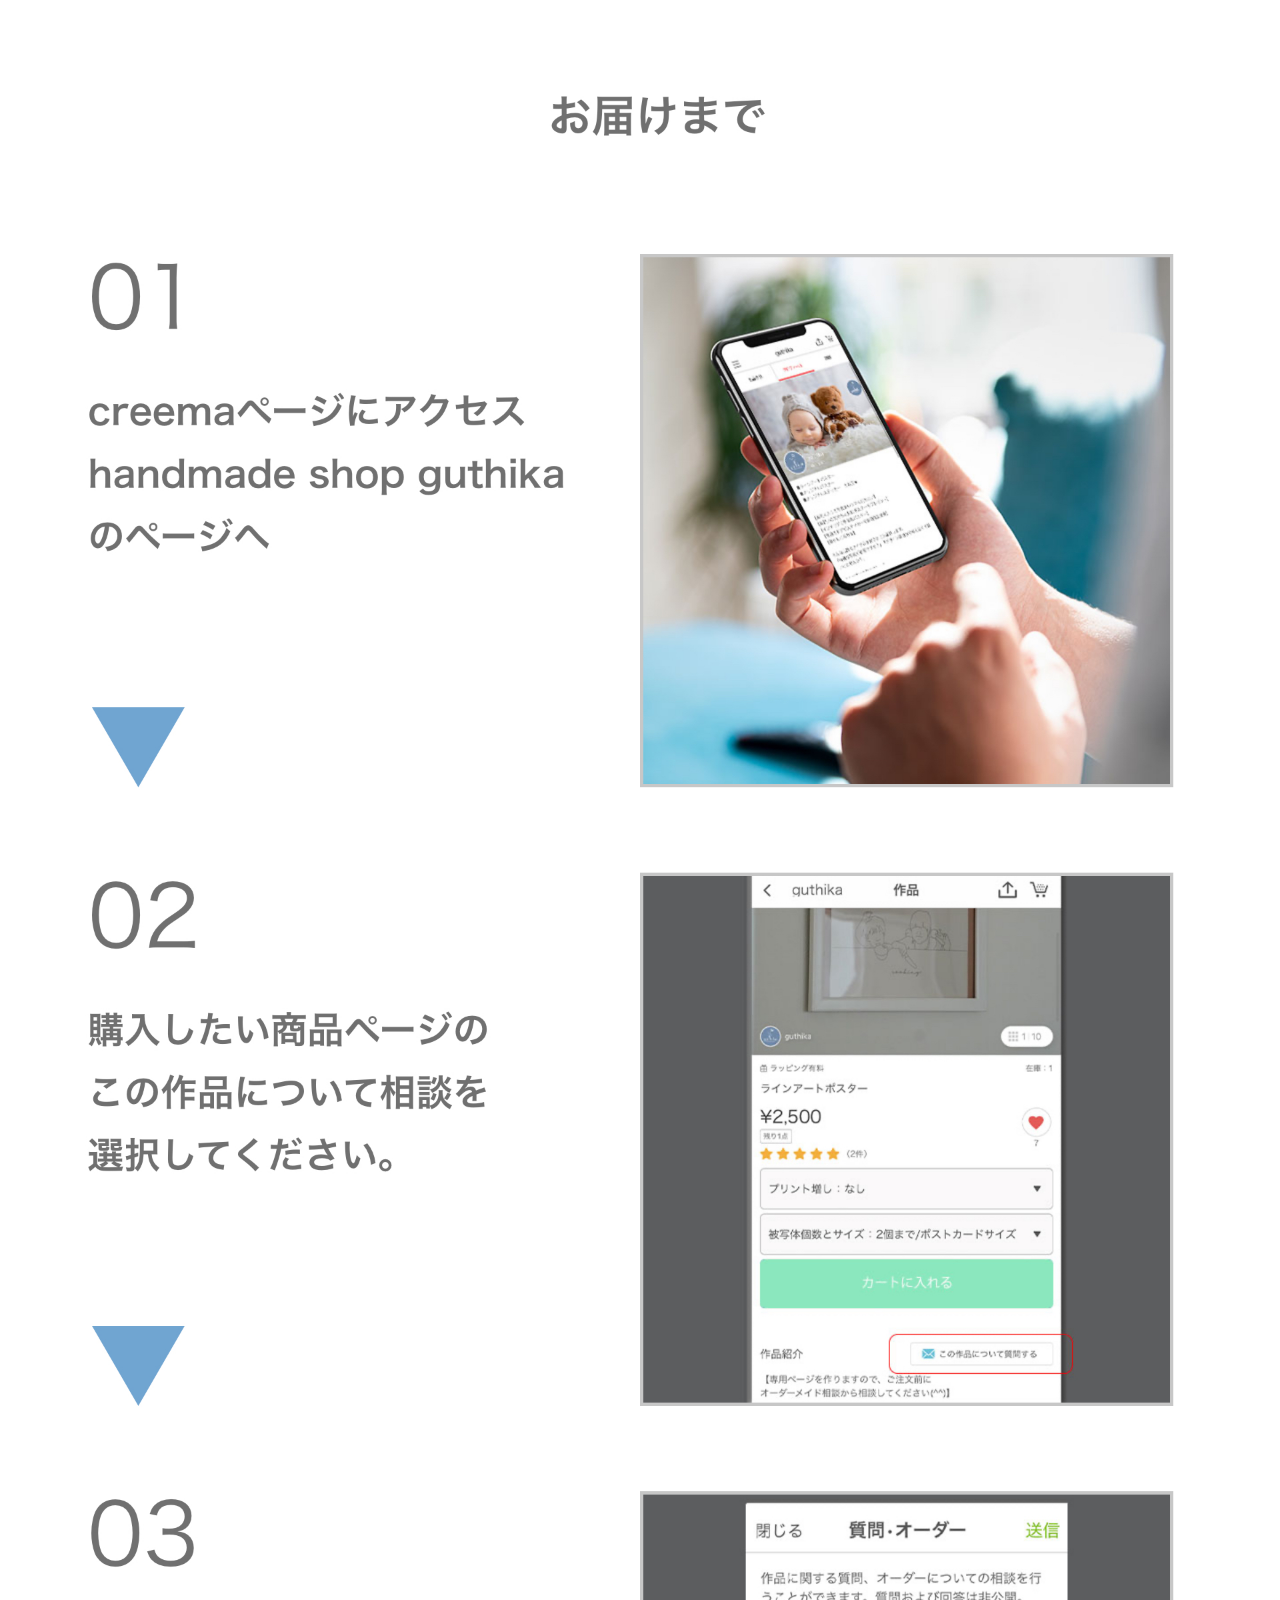
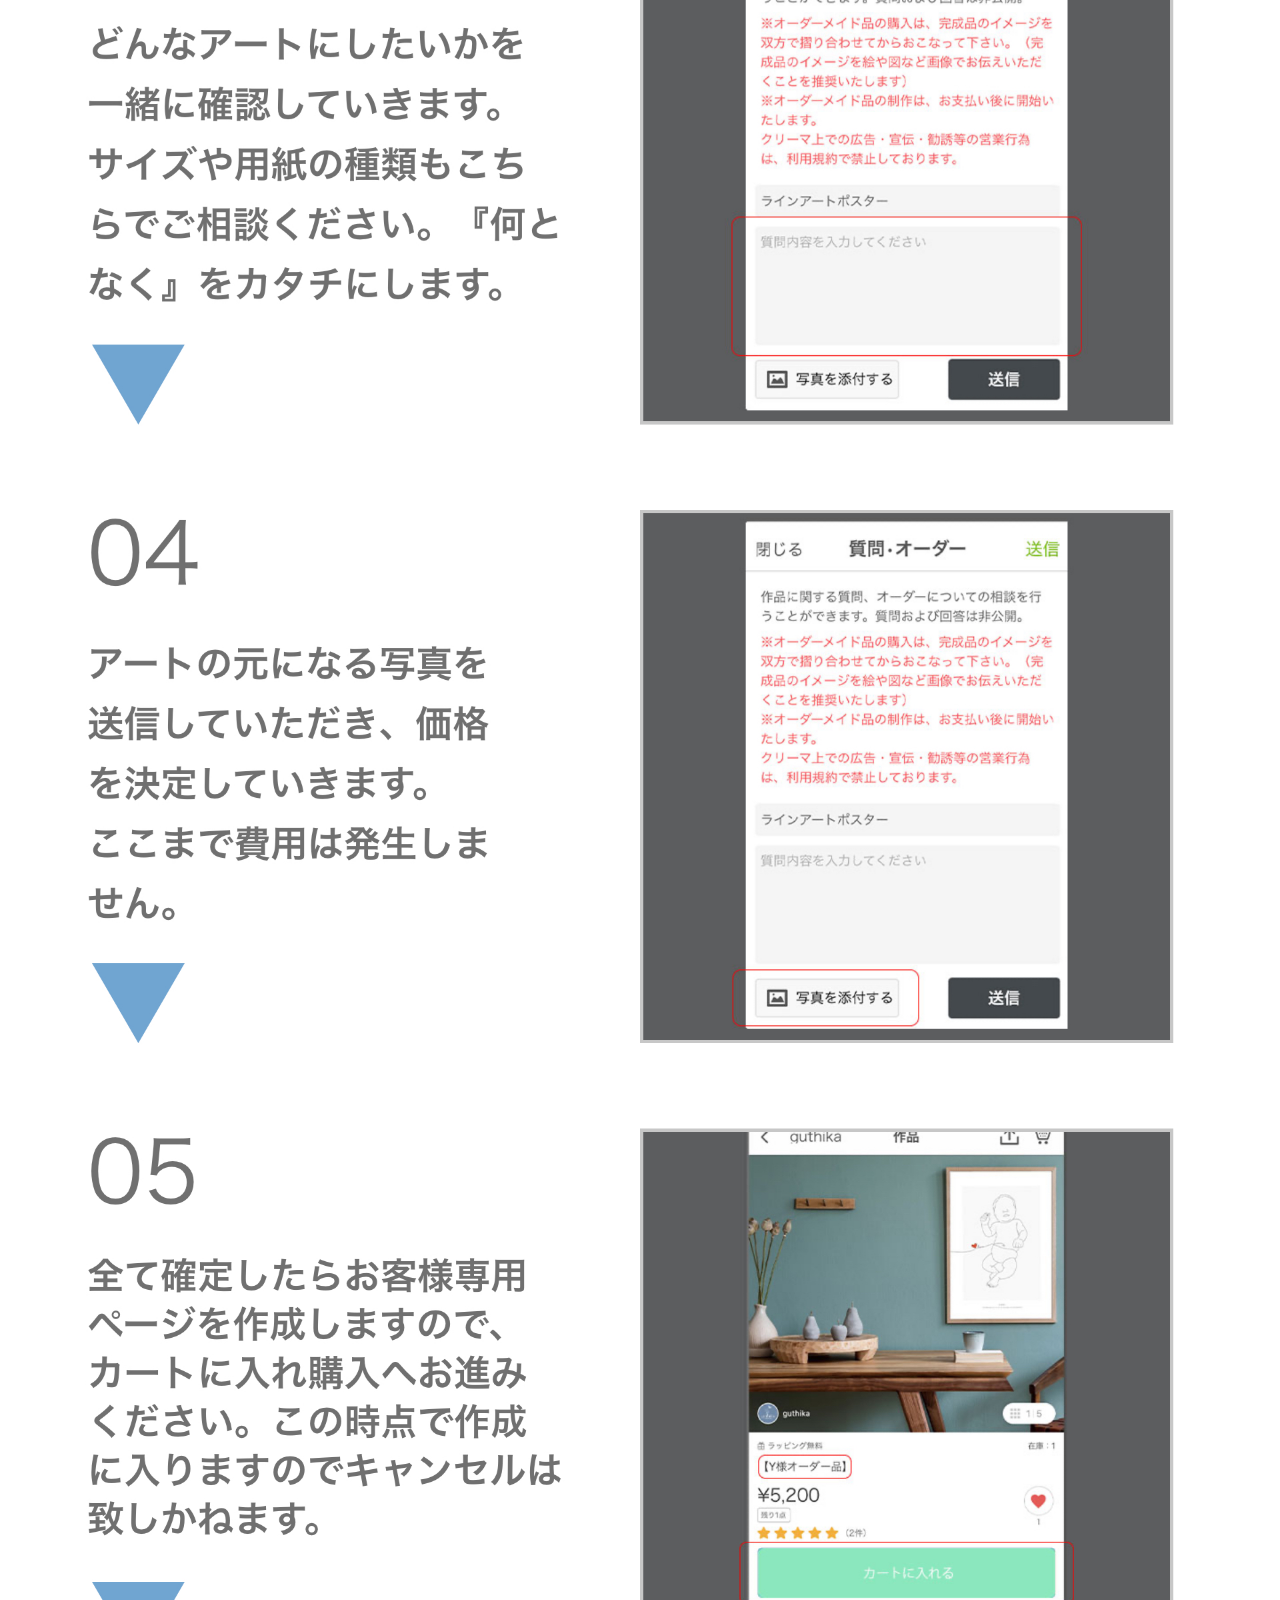
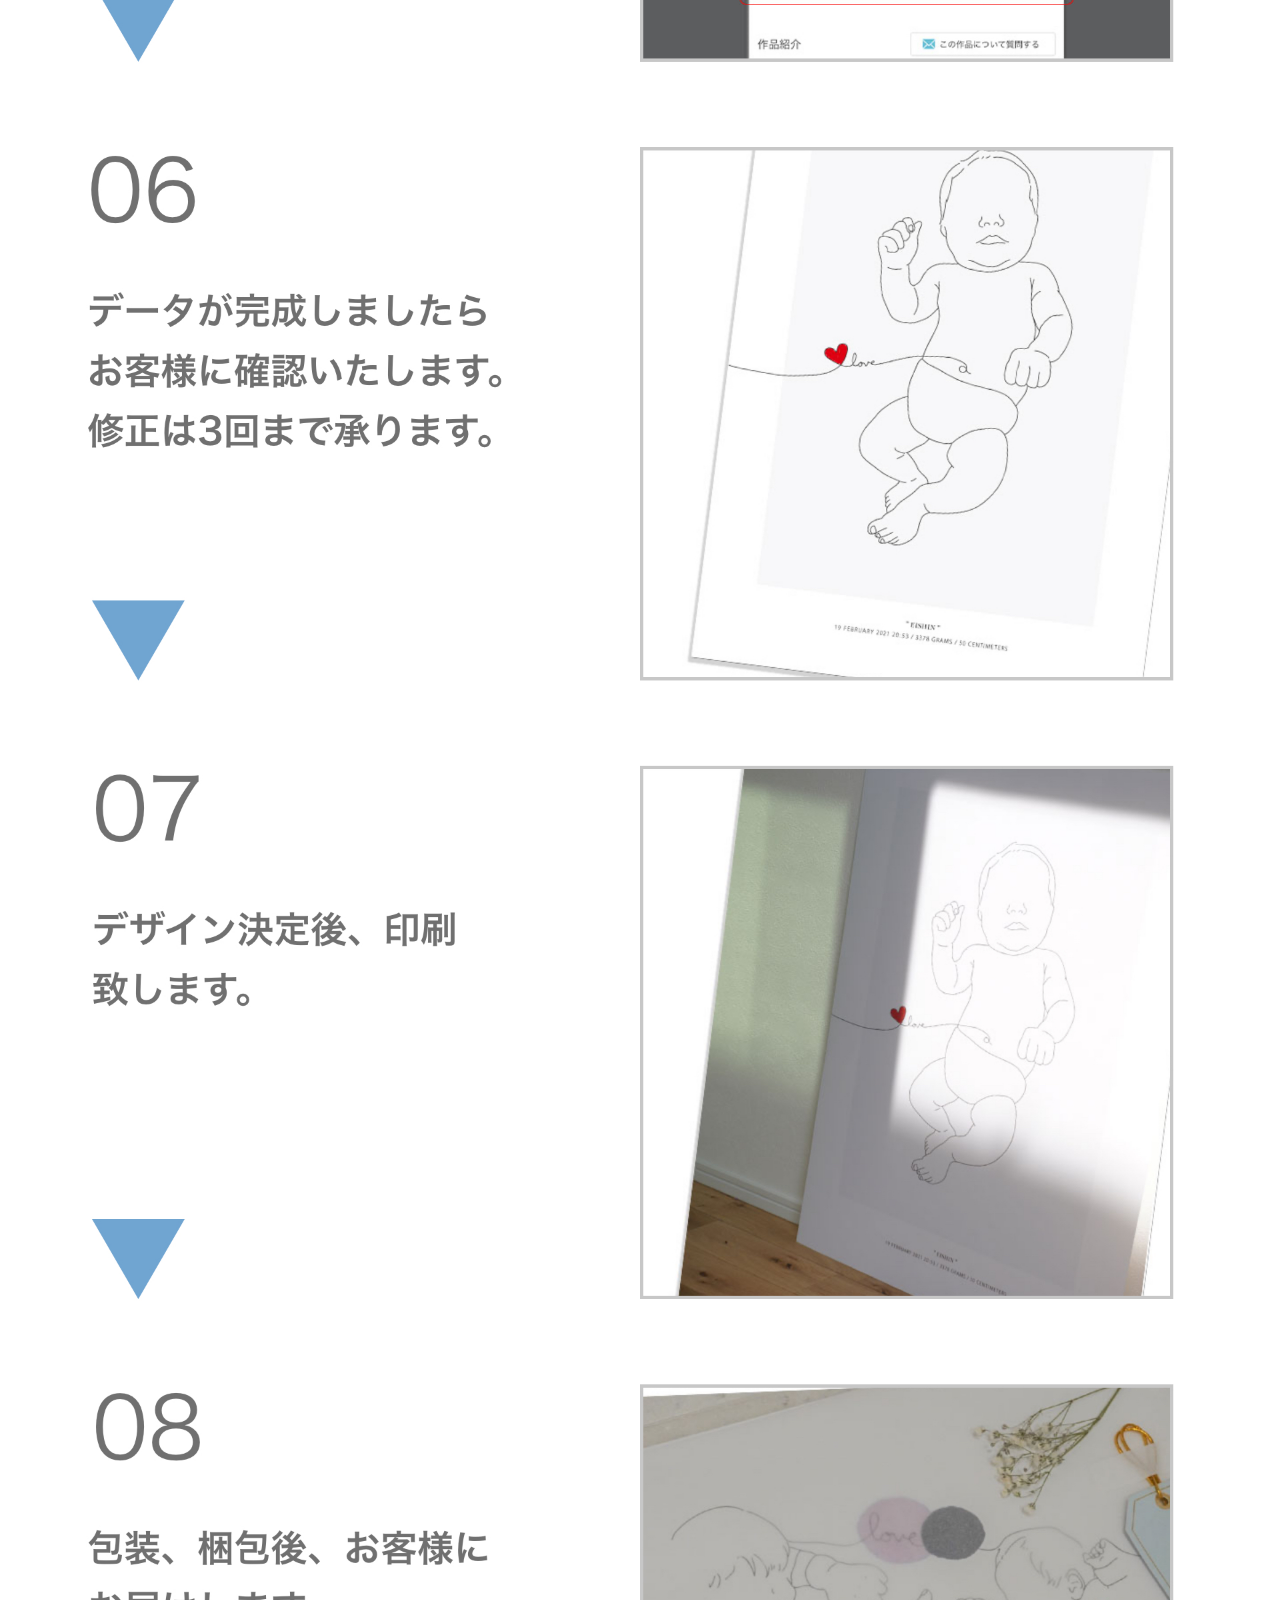
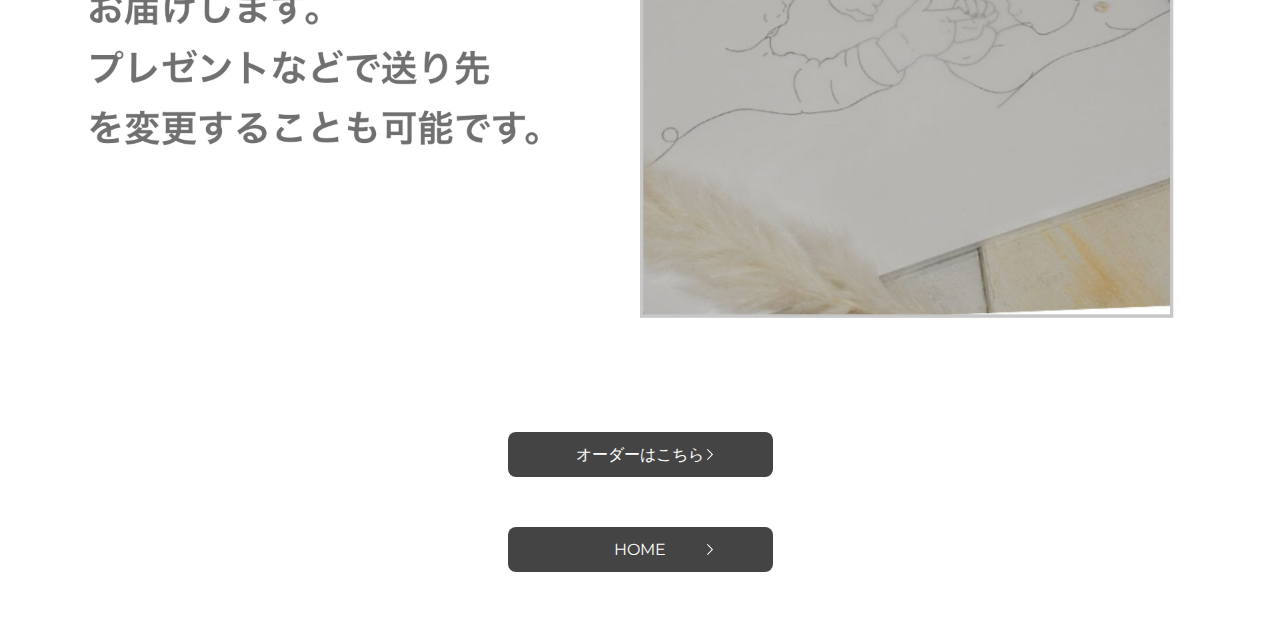
<file: order/index.html>
<!DOCTYPE html>
<html lang="ja">
<head>
    <meta charset="UTF-8">
    <meta http-equiv="X-UA-Compatible" content="IE=edge">
    <meta name="viewport" content="width=device-width, initial-scale=1.0">
    <title>how_to_order</title>
    <link rel="preconnect" href="https://fonts.gstatic.com">
    <link href="https://fonts.googleapis.com/css2?family=Montserrat&display=swap" rel="stylesheet">
    <link rel="stylesheet" href="https://cdnjs.cloudflare.com/ajax/libs/font-awesome/5.15.1/css/all.min.css">
    <link rel="stylesheet" href="../css/reset.css">
    <link rel="stylesheet" href="../css/slick.css">
    <link rel="stylesheet" href="../css/slick-theme.css">
    <link rel="stylesheet" href="../css/style.css">
    <link rel="stylesheet" href="./style.css">
</head>
    <body>
        <section id="order-chart"><img src="../img/howto/howto_order.jpg" alt="order-jpg"></section>

    <a class="btn" href="https://www.creema.jp/c/guthika" target="_blank">
        <div class="btn-inner">
            <p>オーダーはこちら</p>
            <img src="../img/right-arrow.svg" alt="">
        </div>
    </a>

    <a class="btn" href="../index.html">
        <div class="btn-inner">
            <p>HOME</p>
            <img src="../img/right-arrow.svg" alt="">
        </div>
    </a>

    <script src="https://cdnjs.cloudflare.com/ajax/libs/jquery/3.5.1/jquery.min.js"></script>
    <script src="../js/slick.min.js"></script>
    <script src="../js/main.js"></script>
</body>
</html>
</file>
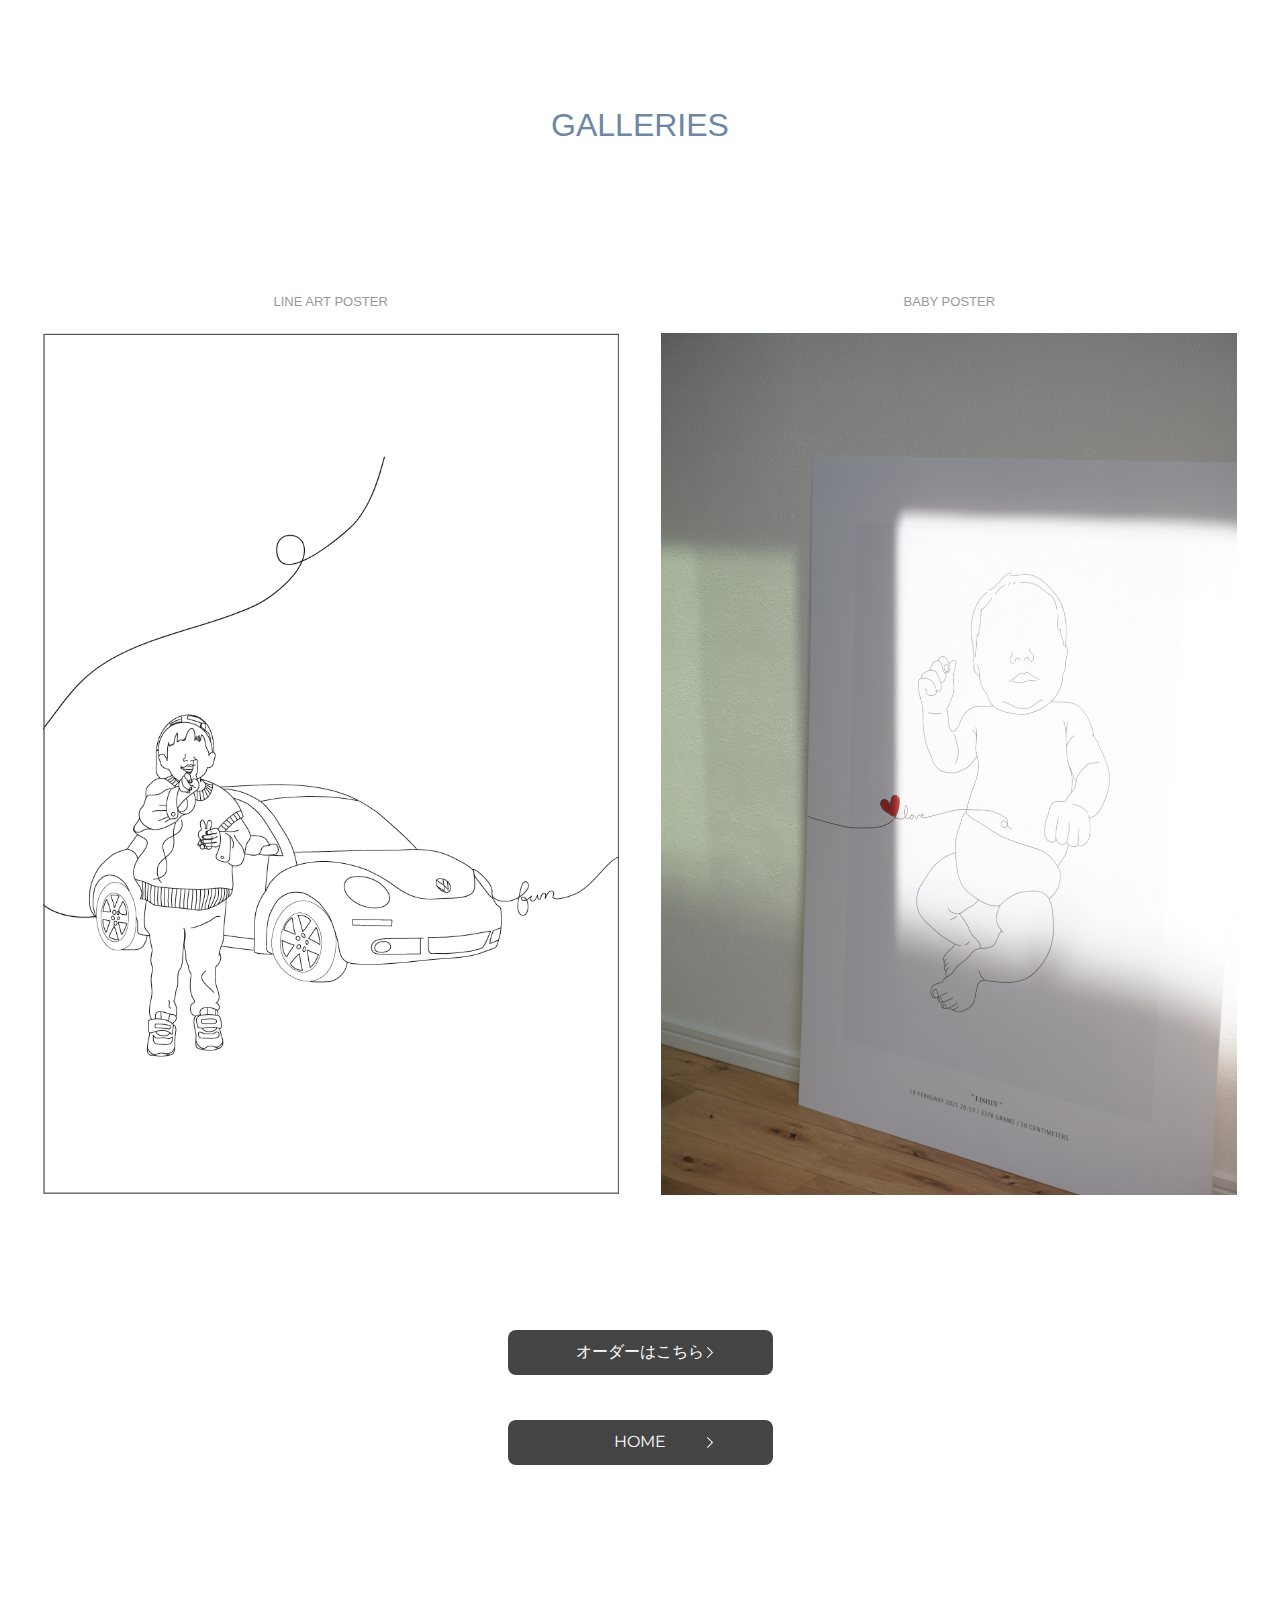
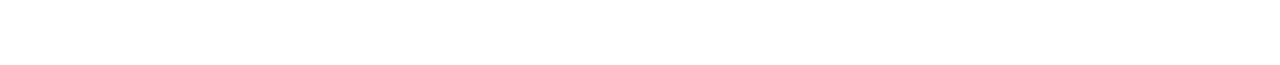
<file: ordered/index.html>
<!DOCTYPE html>
<html lang="ja">
<head>
    <meta charset="UTF-8">
    <meta http-equiv="X-UA-Compatible" content="IE=edge">
    <meta name="viewport" content="width=device-width, initial-scale=1.0">
    <title>作品を見る</title>
    <link rel="preconnect" href="https://fonts.gstatic.com">
    <link href="https://fonts.googleapis.com/css2?family=Montserrat&display=swap" rel="stylesheet">
    <link rel="stylesheet" href="https://cdnjs.cloudflare.com/ajax/libs/font-awesome/5.15.1/css/all.min.css">
    <link rel="stylesheet" href="../css/reset.css">
    <link rel="stylesheet" href="../css/slick.css">
    <link rel="stylesheet" href="../css/slick-theme.css">
    <link rel="stylesheet" href="../css/style.css">
    <link rel="stylesheet" href="./style.css">
</head>
<body>
    <h1>GALLERIES</h1>
    <section class="ordered-a-area top">
        <a href="./normal.html"><div class="o-item">
            <p>LINE ART POSTER</p>
            <figure class="pic"><img src="../img/suu_oder_tate.png"></figure>
        </div></a>
        <a href="./baby.html"><div class="o-item">
            <p>BABY POSTER</p>
            <figure class="pic"><img src="../img/newborn_poster/newborn_poster3.JPG"></figure>
        </div></a>
    </section>
    <a class="btn" href="https://www.creema.jp/c/guthika" target="_blank">
        <div class="btn-inner">
            <p>オーダーはこちら</p>
            <img src="../img/right-arrow.svg" alt="">
        </div>
    </a>
    <a class="btn" href="../index.html">
        <div class="btn-inner">
            <p>HOME</p>
            <img src="../img/right-arrow.svg" alt="">
        </div>
    </a>

    <script src="https://cdnjs.cloudflare.com/ajax/libs/jquery/3.5.1/jquery.min.js"></script>
    <script src="../js/slick.min.js"></script>
    <script src="../js/main.js"></script>
</body>
</html>
</file>
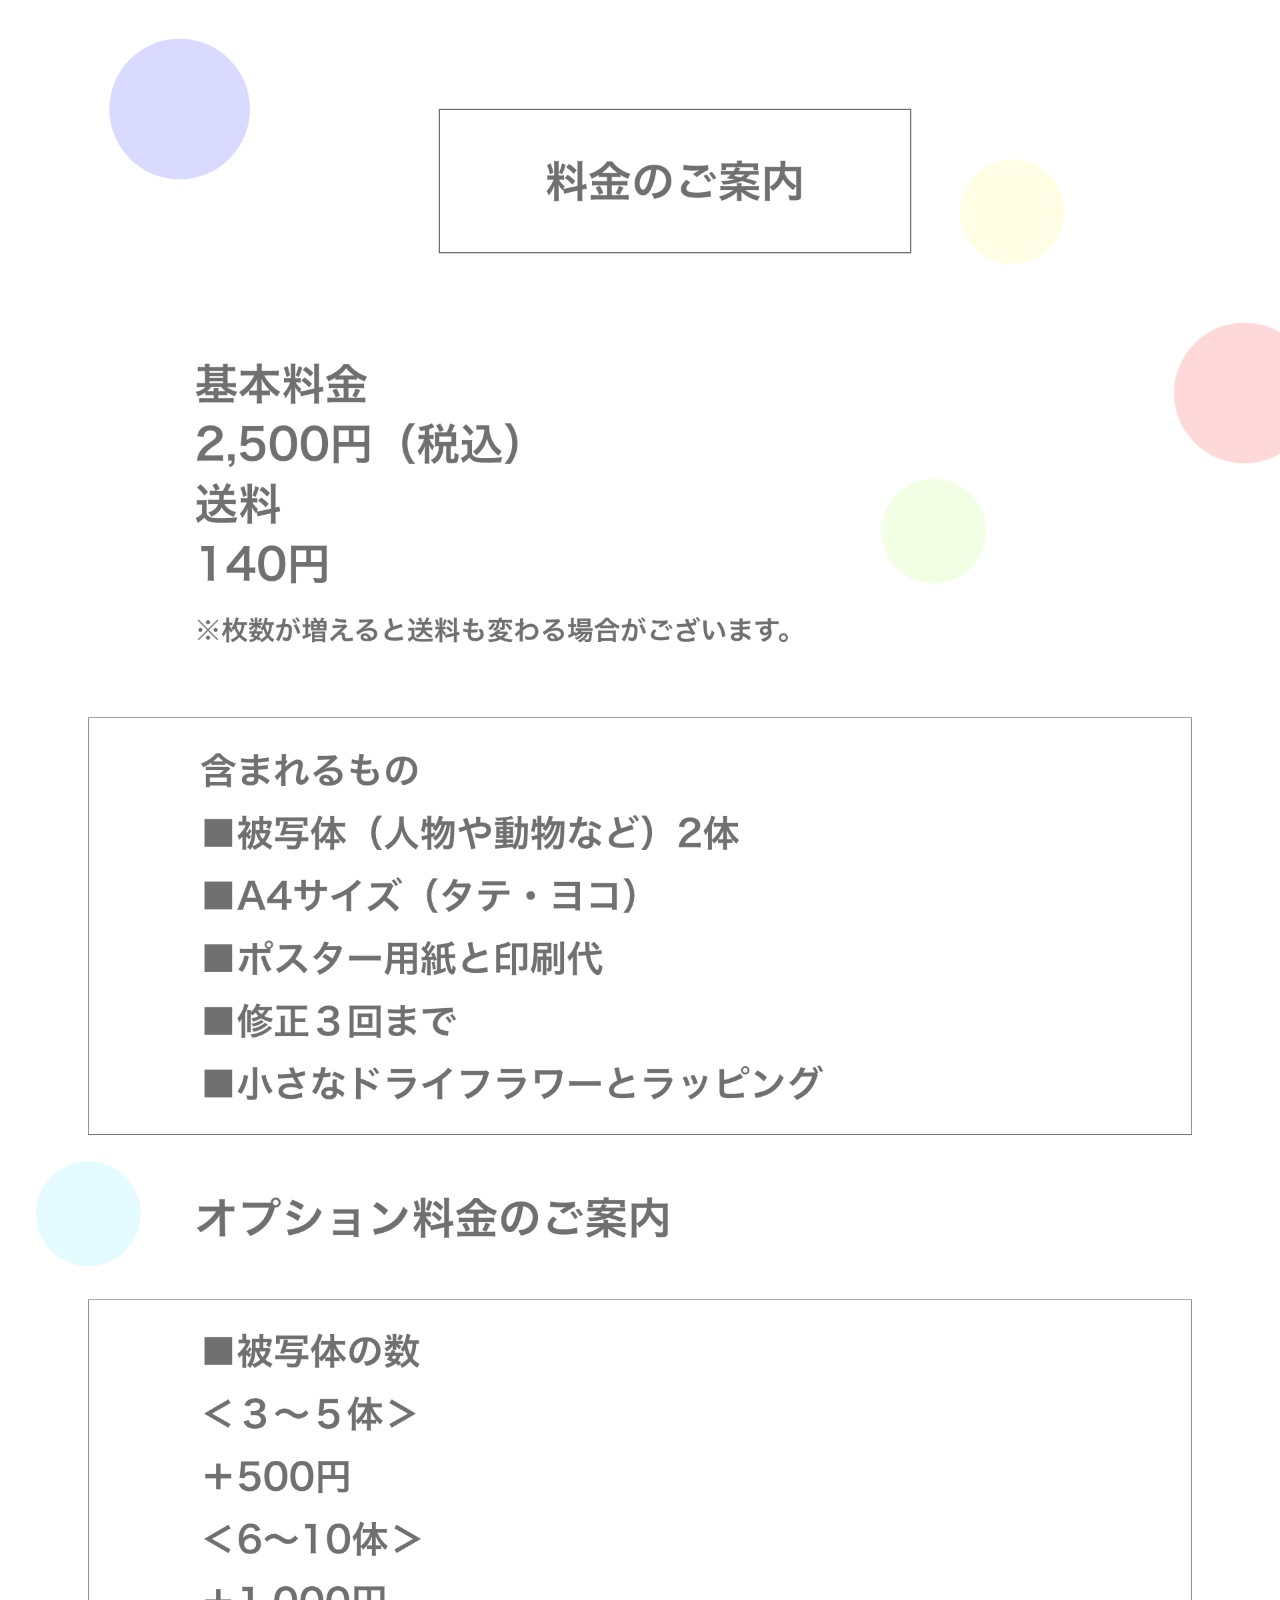
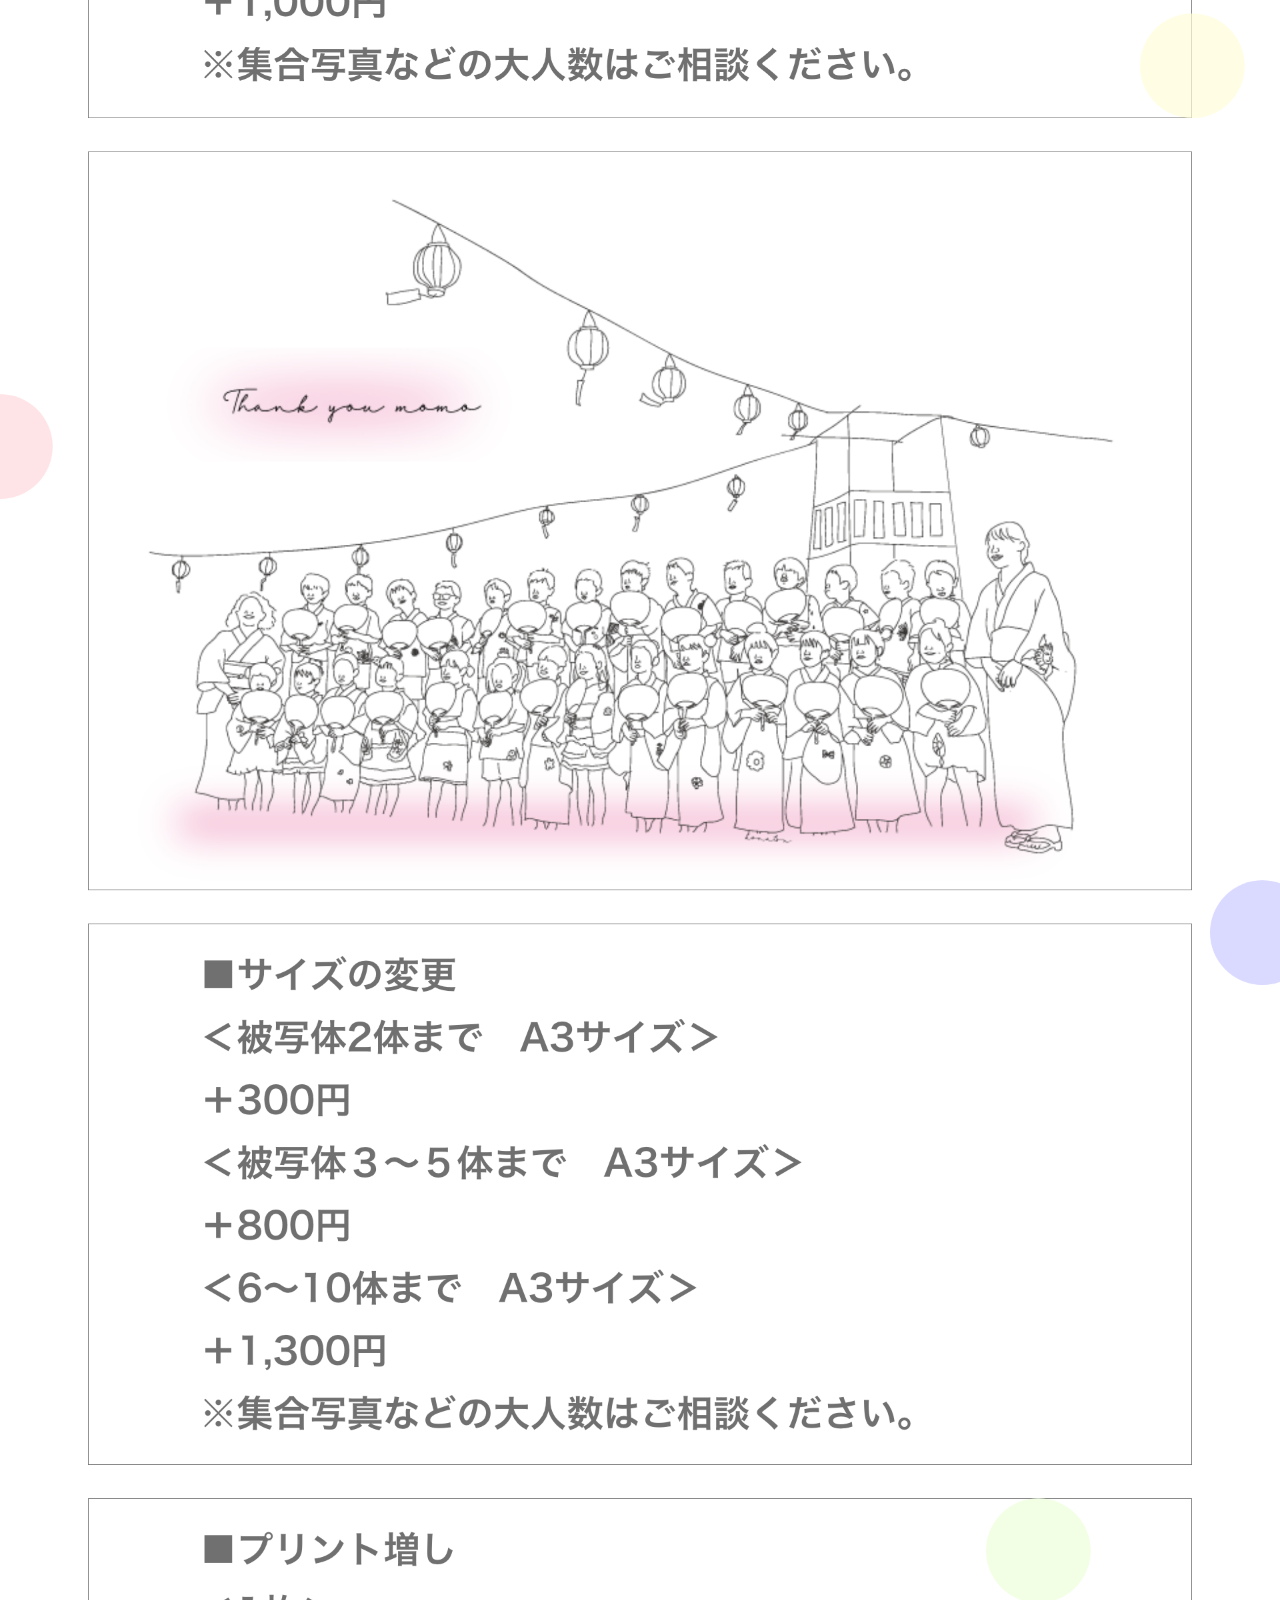
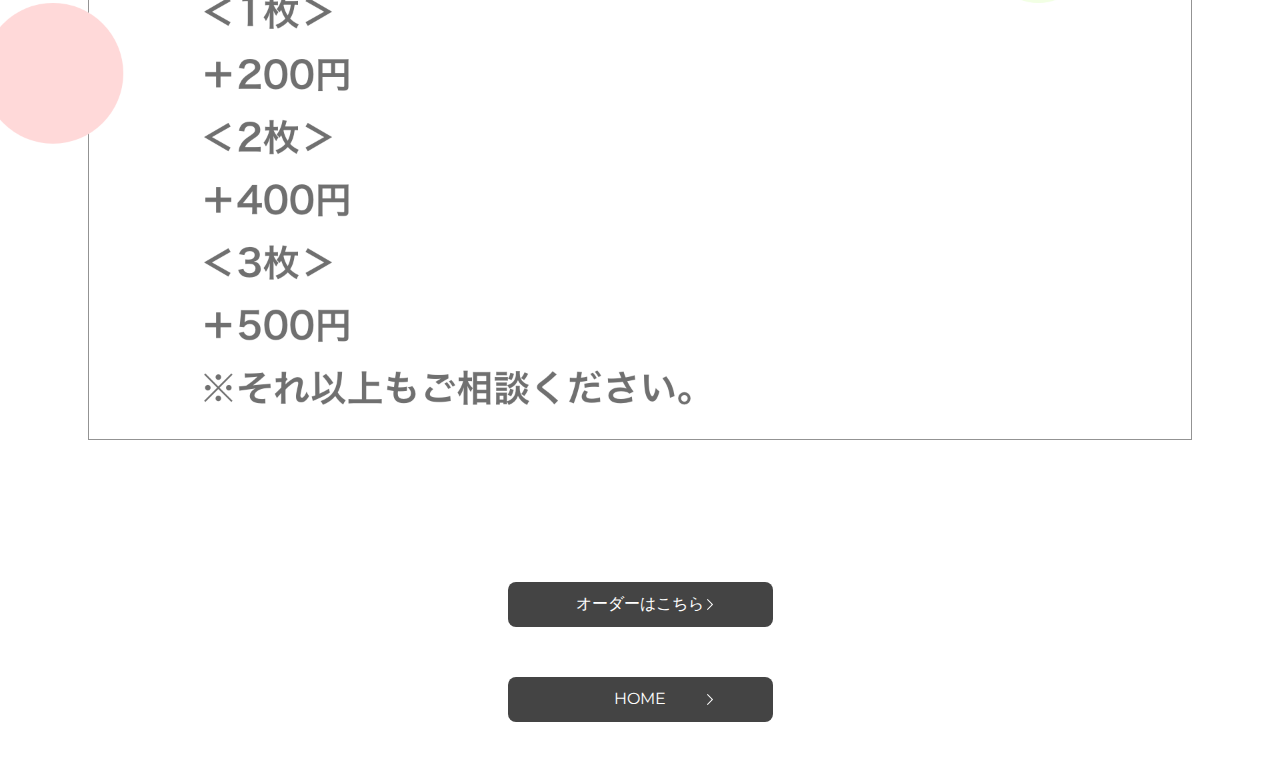
<file: price/index.html>
<!DOCTYPE html>
<html lang="ja">
<head>
    <meta charset="UTF-8">
    <meta http-equiv="X-UA-Compatible" content="IE=edge">
    <meta name="viewport" content="width=device-width, initial-scale=1.0">
    <title>price</title>
    <link rel="preconnect" href="https://fonts.gstatic.com">
    <link href="https://fonts.googleapis.com/css2?family=Montserrat&display=swap" rel="stylesheet">
    <link rel="stylesheet" href="https://cdnjs.cloudflare.com/ajax/libs/font-awesome/5.15.1/css/all.min.css">
    <link rel="stylesheet" href="../css/reset.css">
    <link rel="stylesheet" href="../css/slick.css">
    <link rel="stylesheet" href="../css/slick-theme.css">
    <link rel="stylesheet" href="../css/style.css">
    <link rel="stylesheet" href="./style.css">
</head>
    <body>
        <section id="price-chart"><img src="../img/price.png" alt="price-png"></section>
    </body>
    <a class="btn" href="https://www.creema.jp/c/guthika" target="_blank">
        <div class="btn-inner">
            <p>オーダーはこちら</p>
            <img src="../img/right-arrow.svg" alt="">
        </div>
    </a>
    <a class="btn" href="../index.html">
        <div class="btn-inner">
            <p>HOME</p>
            <img src="../img/right-arrow.svg" alt="">
        </div>
    </a>

    <script src="https://cdnjs.cloudflare.com/ajax/libs/jquery/3.5.1/jquery.min.js"></script>
    <script src="../js/slick.min.js"></script>
    <script src="../js/main.js"></script>
</body>
</html>
</file>
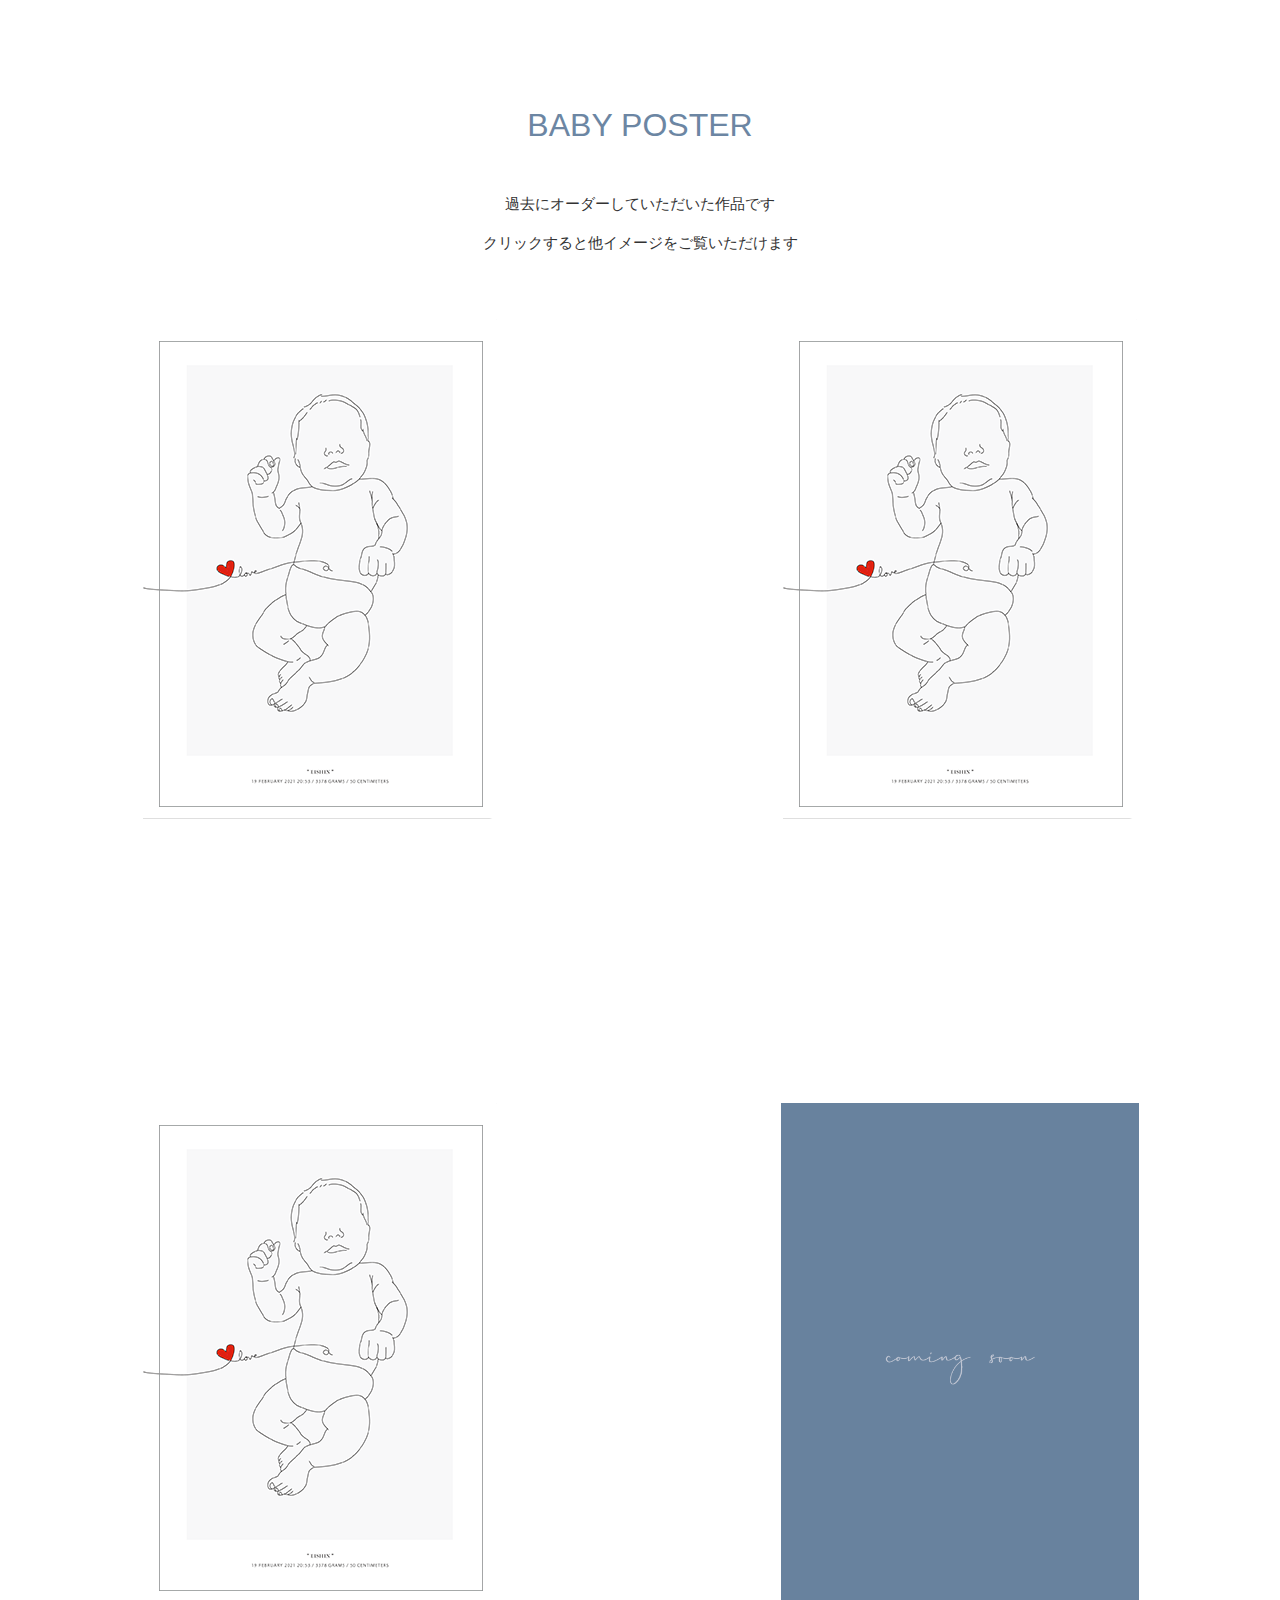
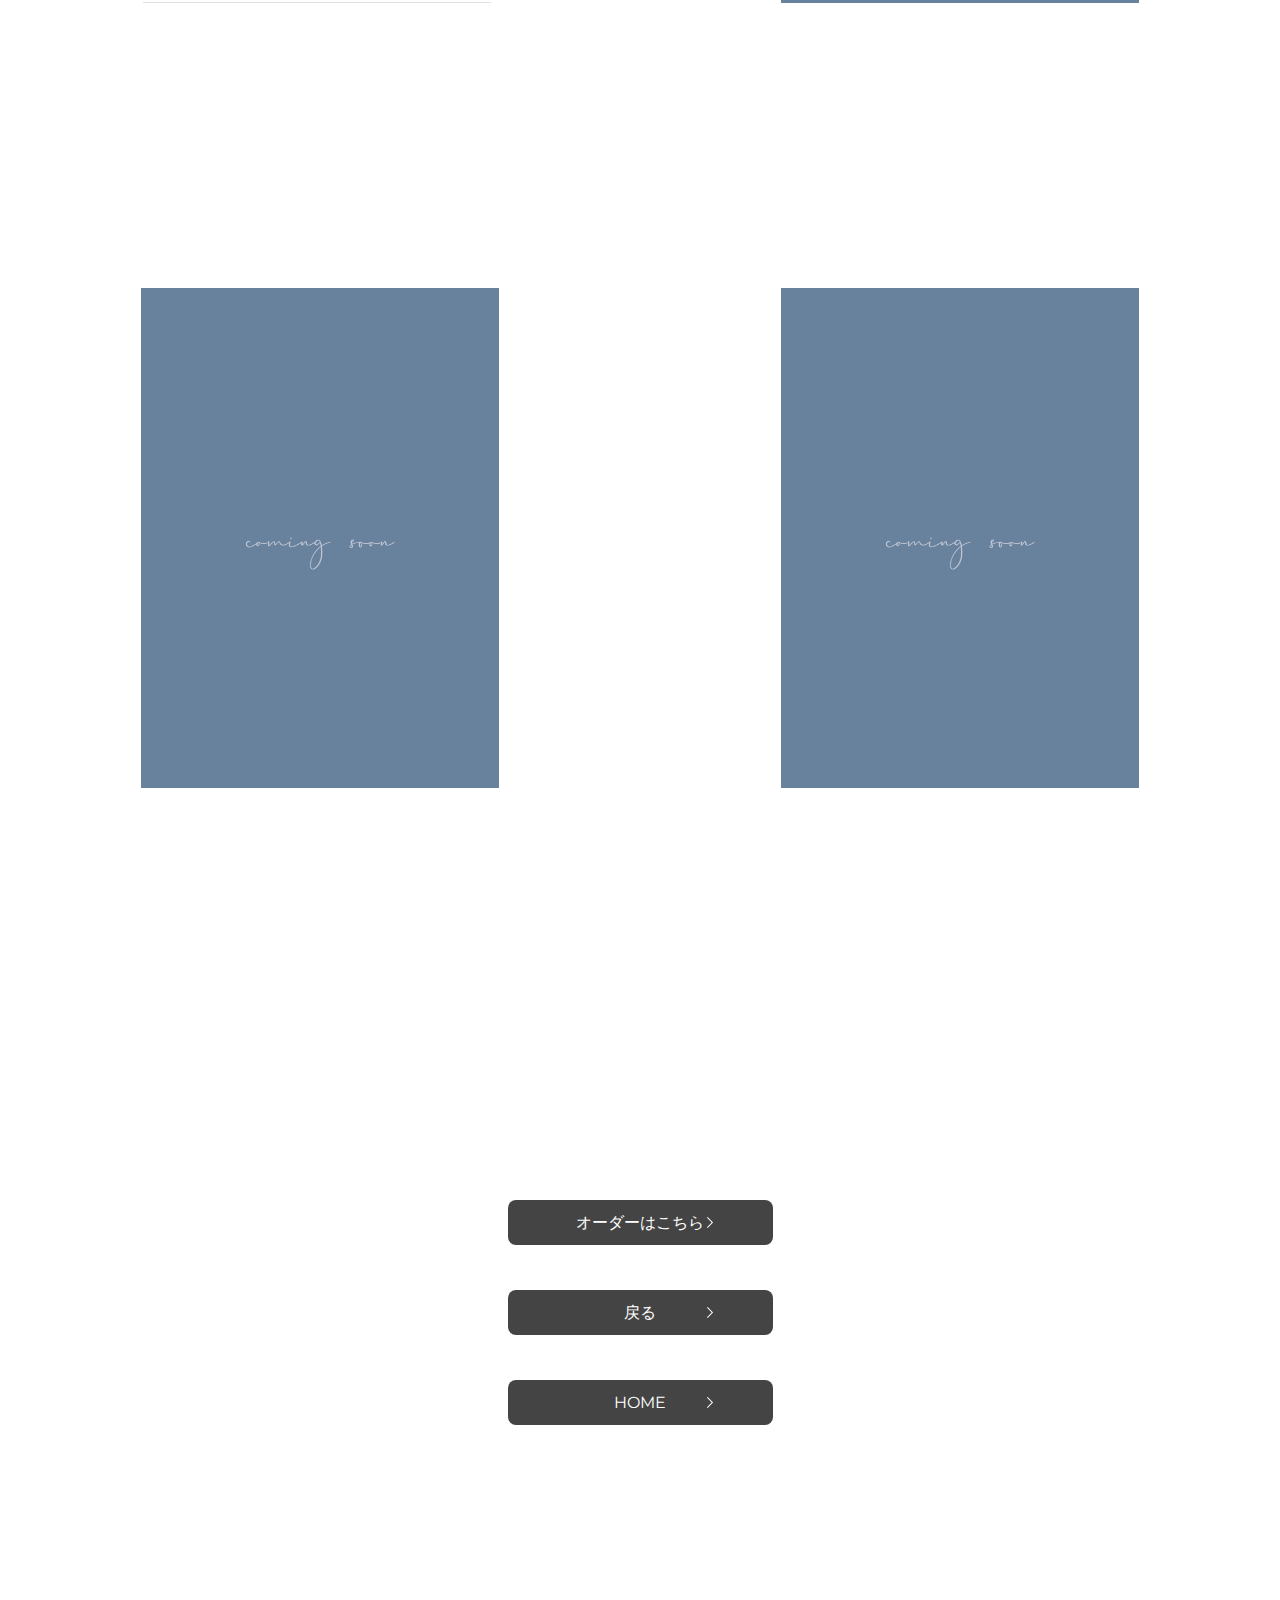
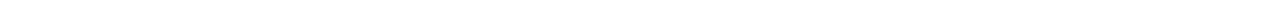
<file: ordered/baby.html>
<!DOCTYPE html>
<html lang="ja">
<head>
    <meta charset="UTF-8">
    <meta http-equiv="X-UA-Compatible" content="IE=edge">
    <meta name="viewport" content="width=device-width, initial-scale=1.0">
    <title>作品を見る</title>
    <link rel="preconnect" href="https://fonts.gstatic.com">
    <link href="https://fonts.googleapis.com/css2?family=Montserrat&display=swap" rel="stylesheet">
    <link rel="stylesheet" href="https://cdnjs.cloudflare.com/ajax/libs/font-awesome/5.15.1/css/all.min.css">
    <link rel="stylesheet" href="../css/reset.css">
    <link rel="stylesheet" href="../css/slick.css">
    <link rel="stylesheet" href="../css/slick-theme.css">
    <link rel="stylesheet" href="../css/style.css">
    <link rel="stylesheet" href="./style.css">
</head>
<body>
    <h1>BABY POSTER</h1>
    <h2>過去にオーダーしていただいた作品です</h2>
    <p class="other-img">クリックすると他イメージをご覧いただけます</p>
    <section class="ordered-a-area">
        <div class="o-item"><figure class="pic"><img src="../img/baby_1.png"></figure>
        <table class=" other">
            <tr>
                <td><img src="../img/newborn_poster/newborn_poster_4.JPG"></td>
                <td><img src="../img/newborn_poster/newborn_poster_5.JPG"></td>
            </tr>
        </table></div>
        <div class="o-item"><figure class="pic"><img src="../img/baby_1.png"></figure>
            <table class="other">
                <tr>
                    <td><img src="../img/newborn_poster/newborn_poster_4.JPG"></td>
                    <td><img src="../img/newborn_poster/newborn_poster_5.JPG"></td>
                </tr>
            </table></div>
        <div class="o-item"><figure class="pic"><img src="../img/baby_1.png"></figure>
            <table class="other">
                <tr>
                    <td><img src="../img/newborn_poster/newborn_poster_4.JPG"></td>
                    <td><img src="../img/newborn_poster/newborn_poster_5.JPG"></td>
                </tr>
            </table></div>
        <div class="o-item"><figure class="pic"><img src="../img/comingsoon_tate.png"></figure>
            <table class=" other">
                <tr>
                    <td><img src="../img/newborn_poster/newborn_poster_4.JPG"></td>
                    <td><img src="../img/newborn_poster/newborn_poster_5.JPG"></td>
                </tr>
            </table></div>
        <div class="o-item"><figure class="pic"><img src="../img/comingsoon_tate.png"></figure>
            <table class=" other">
                <tr>
                    <td><img src="../img/newborn_poster/newborn_poster_4.JPG"></td>
                    <td><img src="../img/newborn_poster/newborn_poster_5.JPG"></td>
                </tr>
            </table></div>
        <div class="o-item"><figure class="pic"><img src="../img/comingsoon_tate.png"></figure>
            <table class=" other">
                <tr>
                    <td><img src="../img/newborn_poster/newborn_poster_4.JPG"></td>
                    <td><img src="../img/newborn_poster/newborn_poster_5.JPG"></td>
                </tr>
            </table></div>

    </section>
    <a class="btn" href="https://www.creema.jp/c/guthika" target="_blank">
        <div class="btn-inner">
            <p>オーダーはこちら</p>
            <img src="../img/right-arrow.svg" alt="">
        </div>
    </a>
    <a class="btn" href="./index.html">
        <div class="btn-inner">
            <p>戻る</p>
            <img src="../img/right-arrow.svg" alt="">
        </div>
    </a>
    <a class="btn" href="../index.html">
        <div class="btn-inner">
            <p>HOME</p>
            <img src="../img/right-arrow.svg" alt="">
        </div>
    </a>

    <script src="https://cdnjs.cloudflare.com/ajax/libs/jquery/3.5.1/jquery.min.js"></script>
    <script src="../js/slick.min.js"></script>
    <script src="../js/main.js"></script>
</body>
</html>
</file>
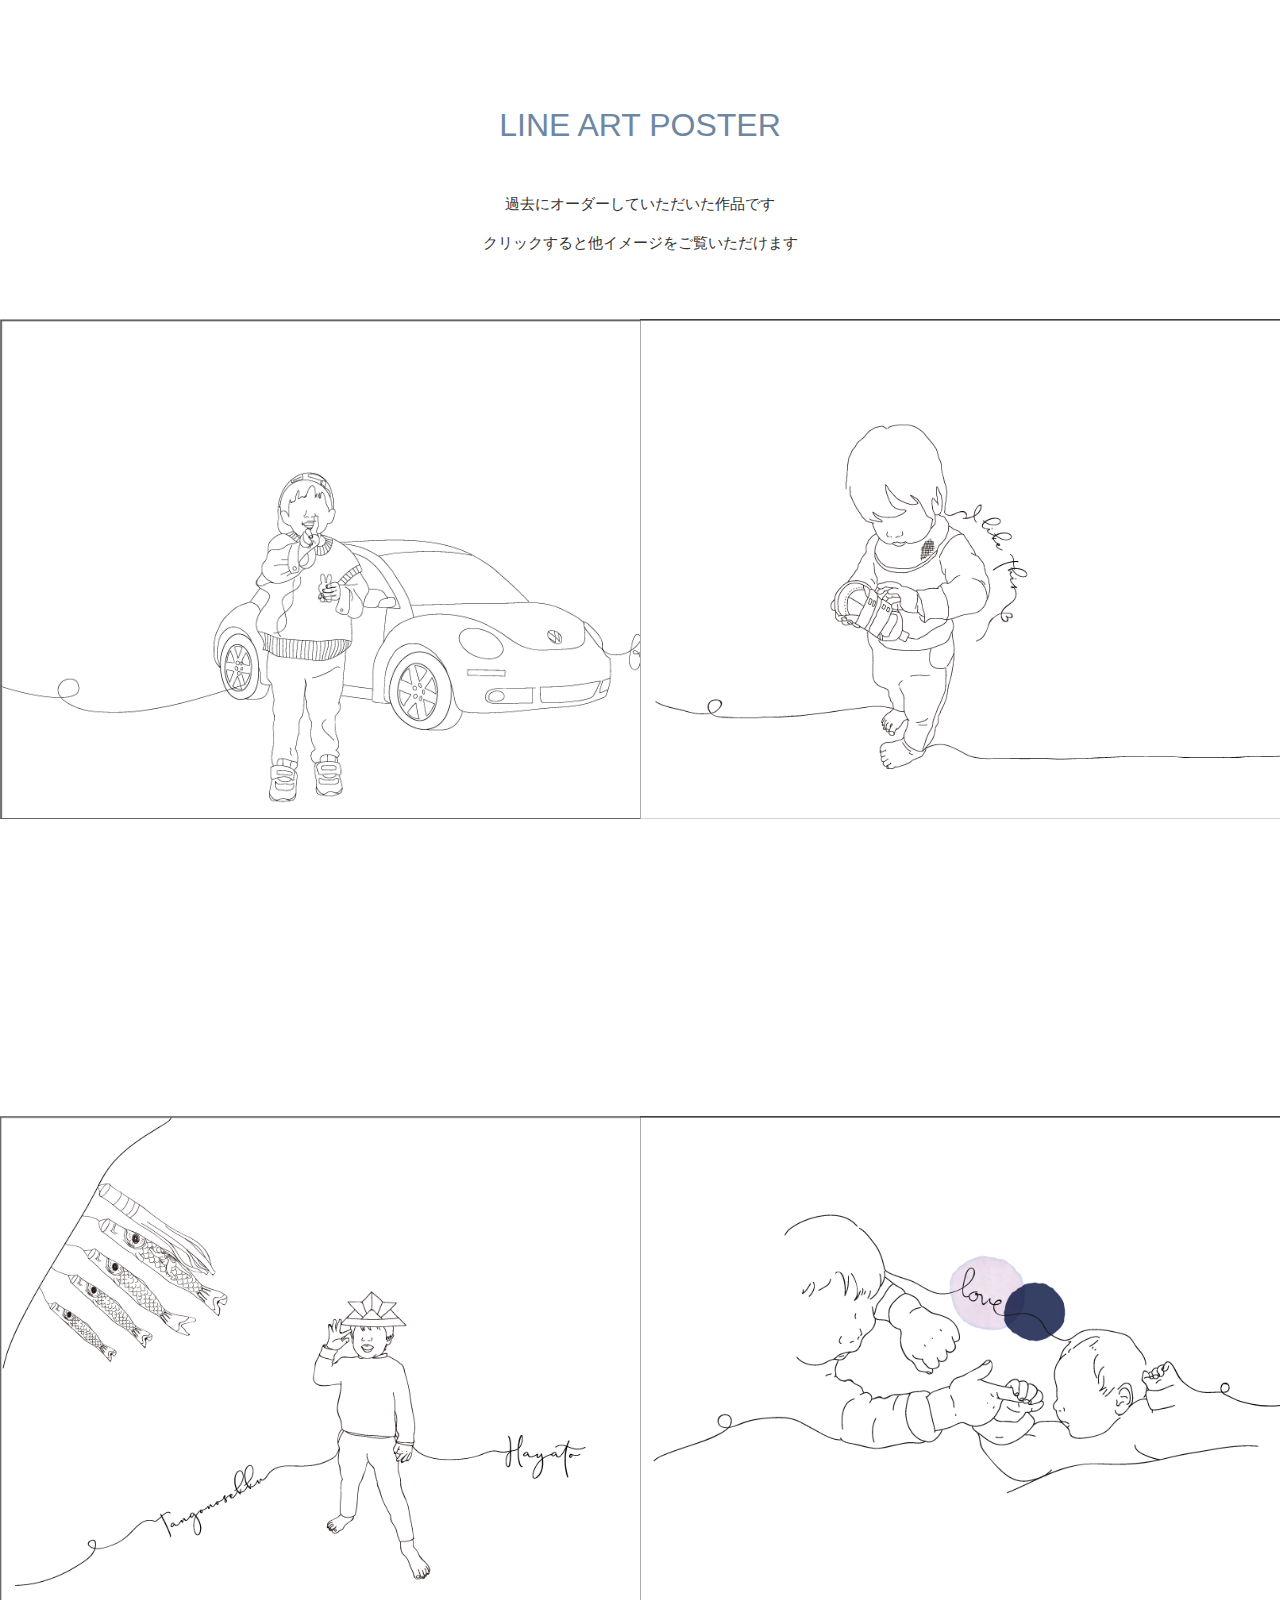
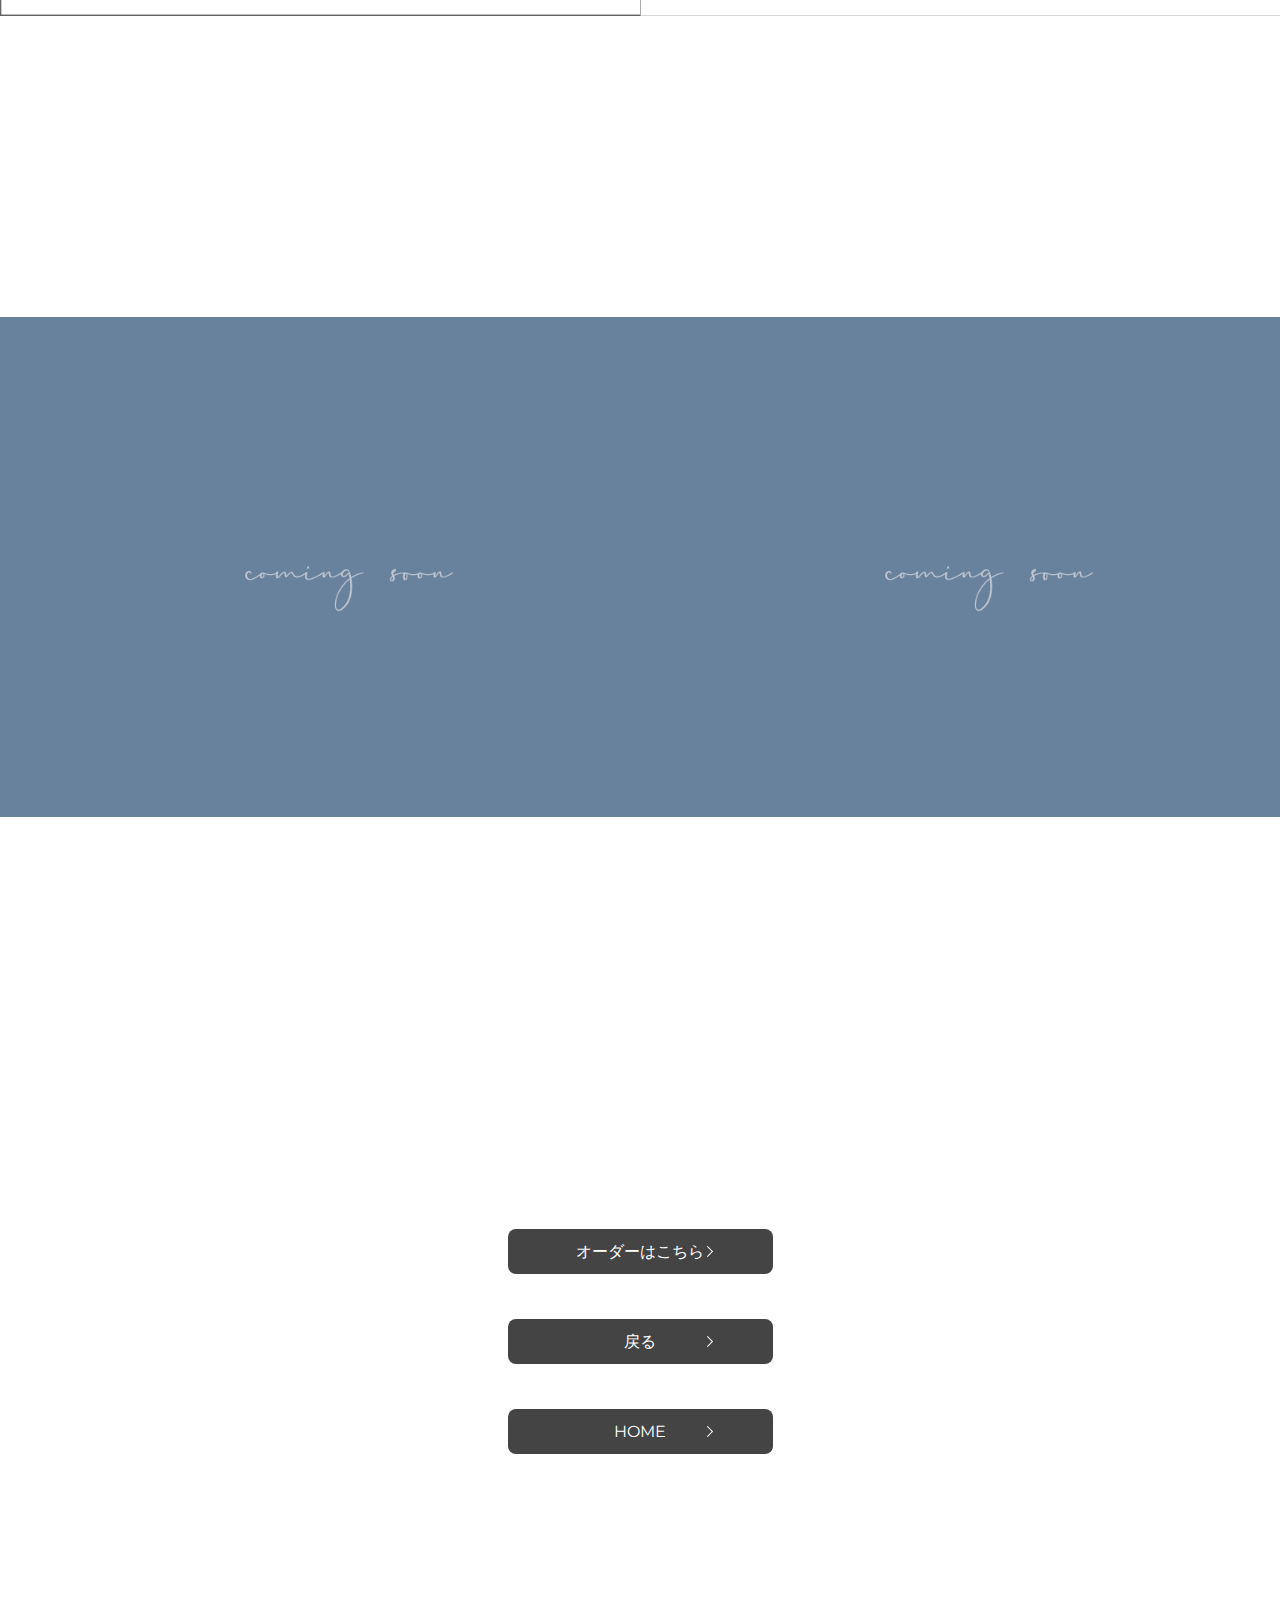
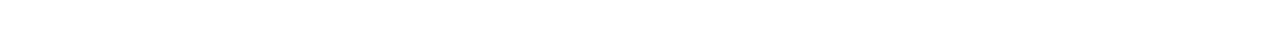
<file: ordered/normal.html>
<!DOCTYPE html>
<html lang="ja">
<head>
    <meta charset="UTF-8">
    <meta http-equiv="X-UA-Compatible" content="IE=edge">
    <meta name="viewport" content="width=device-width, initial-scale=1.0">
    <title>作品を見る</title>
    <link rel="preconnect" href="https://fonts.gstatic.com">
    <link href="https://fonts.googleapis.com/css2?family=Montserrat&display=swap" rel="stylesheet">
    <link rel="stylesheet" href="https://cdnjs.cloudflare.com/ajax/libs/font-awesome/5.15.1/css/all.min.css">
    <link rel="stylesheet" href="../css/reset.css">
    <link rel="stylesheet" href="../css/slick.css">
    <link rel="stylesheet" href="../css/slick-theme.css">
    <link rel="stylesheet" href="../css/style.css">
    <link rel="stylesheet" href="./style.css">
</head>
<body>
    <h1>LINE ART POSTER</h1>
    <h2>過去にオーダーしていただいた作品です</h2>
    <p class="other-img">クリックすると他イメージをご覧いただけます</p>
    <section class="ordered-a-area">
        <div class="o-item"><figure class="pic"><img src="../img/suu_oder.png"></figure>
        <table class=" other">
            <tr>
                <td><img src="../img/suu_mini_1.png"></td>
                <td><img src="../img/suu_mini_2.png"></td>
            </tr>
        </table></div>
        <div class="o-item"><figure class="pic"><img src="../img/sakurai_top.png"></figure>
            <table class="other">
                <tr>
                    <td><img src="../img/ordered2_2.png"></td>
                    <td><img src="../img/ordered2_3.png"></td>
                </tr>
            </table></div>
        <div class="o-item"><figure class="pic"><img src="../img/boysday_1.png"></figure>
            <table class="other">
                <tr>
                    <td><img src="../img/boysday_2.png"></td>
                    <td><img src="../img/boysday_3.png"></td>
                </tr>
            </table></div>
        <div class="o-item"><figure class="pic"><img src="../img/miisan.png"></figure>
            <table class=" other">
                <tr>
                    <td><img src="../img/newborn_poster/newborn_poster_4.JPG"></td>
                    <td><img src="../img/newborn_poster/newborn_poster_5.JPG"></td>
                </tr>
            </table></div>
        <div class="o-item"><figure class="pic"><img src="../img/comingsoon.png"></figure>
            <table class=" other">
                <tr>
                    <td><img src="../img/newborn_poster/newborn_poster_4.JPG"></td>
                    <td><img src="../img/newborn_poster/newborn_poster_5.JPG"></td>
                </tr>
            </table></div>
        <div class="o-item"><figure class="pic"><img src="../img/comingsoon.png"></figure>
            <table class=" other">
                <tr>
                    <td><img src="../img/newborn_poster/newborn_poster_4.JPG"></td>
                    <td><img src="../img/newborn_poster/newborn_poster_5.JPG"></td>
                </tr>
            </table></div>

    </section>
    <a class="btn" href="https://www.creema.jp/c/guthika" target="_blank">
        <div class="btn-inner">
            <p>オーダーはこちら</p>
            <img src="../img/right-arrow.svg" alt="">
        </div>
    </a>
    <a class="btn" href="./index.html">
        <div class="btn-inner">
            <p>戻る</p>
            <img src="../img/right-arrow.svg" alt="">
        </div>
    </a>
    <a class="btn" href="../index.html">
        <div class="btn-inner">
            <p>HOME</p>
            <img src="../img/right-arrow.svg" alt="">
        </div>
    </a>

    <script src="https://cdnjs.cloudflare.com/ajax/libs/jquery/3.5.1/jquery.min.js"></script>
    <script src="../js/slick.min.js"></script>
    <script src="../js/main.js"></script>
</body>
</html>
</file>
<file: css/style.css>
@charset "UTF-8";
/*  common
--------------------------------*/
*, *::before, *::after{
    box-sizing: border-box;
}
body{
    color: #333333;
    font-family: "Hiragino Kaku Gothic ProN", "Hiragino Sans", Meiryo, sans-serif;
    line-height: 1.615;
    font-size: 13px;
}
a{
    color: #999999;
    text-decoration: none; /* 下線削除 */
}
.second-ttl{
    font-size: 36px;
    font-family: 'Montserrat', sans-serif;
    text-align: center;
    margin: 0 0 24px 0;
}
.sub-ttl{
    font-size: 16px;
    text-align: center;
    margin: 0 0 64px 0;
}
.btn{
    display: block;
    width: 265px;
    height: 45px;
    border-radius: 8px;
    background-color: #444444;
    font-size: 16px;
    font-family: 'Montserrat', sans-serif;
    color: #ffffff;
    margin: 0 auto 0 auto;
    position: relative;
    opacity: 1;
    /* トランジション */
    transition-property: background-color opacity;
    transition-duration: 1s;
    transition-delay: 0;
    transition-timing-function: ease-in-out;
}
.btn-inner{
    display: flex;
    justify-content: center;
    align-items: center;
    height: 45px;
}
.btn-inner img{
    position: absolute;
    top: 17px;
    right: 60px;
    /* トランジション */
    transition-property: right;
    transition-duration: 0.6s;
    transition-delay: 0;
    transition-timing-function: ease-out;
}
.btn:hover{
    background-color:#ad868e;
    opacity: 0.6;
}
.btn:hover .btn-inner img{
    right: 46px;
}

/*  animation
--------------------------------*/
@keyframes fade{
    0%{
        opacity: 0;
    }
    100%{
        opacity: 1;
    }
}
@keyframes bottom-up{
    0%{
        bottom: -64px;
    }
    100%{
        bottom: 0;
    }
}

.fade-in{
    /* アニメーション */
    animation-name: fade;
    animation-duration: 1s;
    animation-delay: 0;
    animation-timing-function: ease-in-out;
    animation-iteration-count: 1;
    animation-fill-mode: forwards;
}

/*  slideshow
--------------------------------*/
.slide{
    width: 100vw;
    height: 100vh;
}
.slide1{
    background: url(../img/guthika_main.png) no-repeat center center;
    background-size: cover;
}
.slide2{
    background: url(../img/babyposter_green.png) no-repeat center center;
    background-size: cover;
}
.slide3{
    background: url(../img/kidsroom_art.png) no-repeat center center;
    background-size: cover;
}
.slick-dots{
    bottom: 90px;
}

/*  header
--------------------------------*/
header{
    width: 100vw;
    height: 100vh;
    /* background: url(../img/) no-repeat center center;
    background-size: cover; */
    position: relative;
    overflow: hidden;
    /* アニメーション */
    opacity: 0;
    animation-name: fade;
    animation-duration: 1s;
    animation-delay: 0;
    animation-timing-function: ease-in-out;
    animation-iteration-count: 1;
    animation-fill-mode: forwards;
}
header .menu-button{
    display: none;
}
header nav{
    position: absolute;
    bottom: -80px;
    left: 0;
    width: 100%;
    height: 80px;
    background: rgba(255, 255, 255, 0.8);
    /* アニメーション */
    animation-name: bottom-up;
    animation-duration: 1s;
    animation-delay: 1.5s;
    animation-timing-function: ease-in-out;
    animation-iteration-count: 1;
    animation-fill-mode: forwards;
}
header .container{
    display: flex;
    justify-content: space-between;
    max-width: 1140px;
    width: 100%;
    margin: 0 auto 0 auto;
}
header h2{
    width: 70px;
    height: 43px;
    padding: 11px 0 0 8px;
}
header h2 img{
    width: 100%;
}
header .nav-list{
    display: flex;
    justify-content: space-between;
    width: 540px;
    height: 80px;
}
header .nav-list li{
    font-family: 'Montserrat', sans-serif;
    font-size: 15px;
    padding: 0 9px 0 9px;
    height: 80px;
    display: flex;
    align-items: center;
}
/* header .nav-list .active{
    color: #cccccc;
    border-bottom: 2px solid #CCCCCC;
}
header .nav-list .active a{
    color: #cccccc;
} */

/*  .main-area
--------------------------------*/
.main-area{
    padding: 80px 0 80px 0;
}
.main-block{
    /* display: flex; */
    margin: 0 0 64px 0;
}
.main-block section{
    width: 100%;
    height: 460px;
    background-color: #cccccc;
    /* display: flex;
    justify-content: center;
    align-items: center; */
    position: relative;
    opacity: 0;
}
.main-block section h3{
    height: 44px;
    font-size: 24px;
    font-family: 'Montserrat', sans-serif;
    color: #ffffff;
    text-shadow: 3px 3px 2px rgba(68, 68, 68, 0.377);
    text-align: center;
    position: absolute;
    top: -70px;
    right: 0;
    bottom: 0;
    left: 0;
    z-index: 10;
    margin-top: 70px;
    margin: auto auto auto auto;
}
.main-block section p{
    height: 20px;
    font-size: 12px;
    color: #333333;
    text-align: center;
    position: absolute;
    top: 30%;
    right: 0;
    bottom: 0;
    left: 0;
    margin: auto top auto auto;
}
.what-area{
    position: relative;
    background-size: cover;
    animation-delay: 0.8s;
    text-align: center;
    margin-top: 30px;
    margin-bottom: 64px;
    line-height: 35px;
}
.what-area h3{
    color: #6c86a3;
    font-size: 26px;
    font-weight: bold;
    margin-top: 60px;
    margin-bottom: 60px;
}
.order-area{
    background: url(../img/howto/how_to_order.jpg) no-repeat center center;
    background-size: cover;
    animation-delay: 1s;
    margin-bottom: 128px;
}
.price-area{
    background: url(../img/price.jpg) no-repeat center center;
    background-size: cover;
    animation-delay: 1.3s;
}
.hover{
    position: absolute;
    top: 0;
    left: 0;
    z-index: 1;
    width: 100%;
    height: 100%;
    /* トランジション */
    transition-property: background-color;
    transition-duration: 1s;
    transition-delay: 0;
    transition-timing-function: ease-in-out;
}
.main-block section:hover .hover{
    background-color: rgba(24, 59, 112, 0.8);
}

/*  #overlay
--------------------------------*/
#overlay{
    width: 100vw;
    height: 100vh;
    background-color: rgba(1, 1, 1, 0.9);
    position: fixed;
    top: 0;
    left: 0;
    /* 非表示 */
    opacity: 0;
    pointer-events: none;
}
.modal{
    width: 40%;
    height: 100%;
    margin: 0 auto 0 auto;
    display: flex;
    justify-content: center;
    align-items: center;
}
.modal img{
    width: 100%;
    height: auto;
}
#overlay.fade-in{
    pointer-events: auto;
}


/*  footer
--------------------------------*/
footer{
    padding: 80px 0;
}
footer h1{
    margin: 0 auto 64px;
    width: 75px;
}
footer h1 img{
    width: 100%;
    height: auto;
}
footer nav{
    margin-bottom: 64px;
}
.footer-nav-global{
    display: flex;
    justify-content: space-between;
    width: 400px;
    margin: 0 auto 24px;
}
.footer-nav-global a{
    font-size: 14px;
}
.footer-nav-sns{
    display: flex;
    justify-content: space-between;
    width: 68px;
    margin: 0 auto;
}
footer small{
    display: block;
    text-align: center;
    font-size: 11px;
    font-family: "Montserrat";
}
/*  .page-top
    --------------------------------*/
.page-top{
    position: fixed;
    right: 32px;
    bottom: 32px;
    /* opacity: 0;
    pointer-events: none; */
}

.page-top.fade-in{
    pointer-events: auto;
}

.page-top i{
    font-size: 40px;
    color: #333333;
}


@media(max-width: 767px){
    /*  header
    --------------------------------*/
/* .mobile-logo{
        background: url(../img/guthika_logo_clear.png) no-repeat center center;
        background-size: auto;
        margin-bottom: 32px;
        } */
    header{
        background: url(../img/guthika_main.png) no-repeat center center;
        background-size: cover;
    }
header .menu-button{
        display: block;
        position: fixed; /* 追加 *//* 変更 */
        top: 16px;
        right: 16px;
        z-index: 10; /* 追加 */
        width: 32px; /* 追加 */
        height: 24px; /* 追加 */
    }
    /* 追加 */
header .menu-button span{
        position: absolute;
        width: 32px;
        height: 4px;
        background-color: #6c86a3;
        border-radius: 4px;
        /* トランジション */
        transition-property: all;
        transition-duration: 0.2s;
        transition-delay: 0;
        transition-timing-function: ease-in-out;
    }
    /* 追加 */
header .menu-button span:nth-of-type(1){
        top: 0;
    }
    /* 追加 */
header .menu-button span:nth-of-type(2){
        top: 10px;
    }
    /* 追加 */
header .menu-button span:nth-of-type(3){
        top: 20px;
    }
    /* 追加 */
header .menu-button.active span:nth-of-type(1){
        top: 0;
        transform: translateY(12px) rotate(-45deg);
    }
    /* 追加 */
header .menu-button.active span:nth-of-type(2){
        opacity: 0;
    }
    /* 追加 */
header .menu-button.active span:nth-of-type(3){
        top: 0;
        transform: translateY(12px) rotate(-135deg);
    }
header nav{
        position: absolute;
        bottom: 0;
        left: 0;
        z-index: 1; /* 追加 */
        width: 100vw;
        height: 100vh;
        background: rgba(255, 255, 255, 0.98);
        /* アニメーション */
        animation: unset;
        /* display: none; */
        opacity: 0; /* 追加 */
        pointer-events: none; /* 追加 */
        /* トランジション */
        transition-property: all;
        transition-duration: 0.6s;
        transition-delay: 0;
        transition-timing-function: ease-in-out;
    }
header nav.active{
        opacity: 1; /* 追加 */
        pointer-events: auto; /* 追加 */
    }
header .container{
        display: block;
    }
header h2{
        padding: 80px 0 0 0;
        margin: 0 auto 40px auto;
    }
 header .nav-list{
        display: block;
        width: 100%;
        height: auto;
        padding: 40px 0 0 0;
    }
header .nav-list li{
        display: block;
        text-align: center;
    }
    
    /*  .main-area
    --------------------------------*/
.main-block{
        display: block;
    }
.main-block section{
        width: 100%;
    }

    /*  .news-area
    --------------------------------*/
.news-block-container{
        display: block;
        padding: 0 16px;
    }
.news-block{
        width: 100%;
        background-color: #ffffff;
        margin: 0 0 32px 0;
    }
}
</file>
<file: order/style.css>
@charset "UTF-8";
/*  common
--------------------------------*/
*, *::before, *::after{
    box-sizing: border-box;
}
body{
    color: #333333;
    font-family: "Hiragino Kaku Gothic ProN", "Hiragino Sans", Meiryo, sans-serif;
    line-height: 1.615;
    font-size: 13px;
}
#order-chart img{
    text-align: center;
    width: 100%;
    }
.btn{
    margin-top: 20px;
    margin-bottom: 50px;
    }
</file>
<file: ordered/style.css>
@charset "UTF-8";
/*  common
--------------------------------*/
*, *::before, *::after{
    box-sizing: border-box;
}
body{
    color: #333333;
    font-family: "Hiragino Kaku Gothic ProN", "Hiragino Sans", Meiryo, sans-serif;
    line-height: 1.615;
    font-size: 13px;
}

h1{
    color: #6c86a3;
    font-size: 32px;
    margin-top: 100px;
    text-align: center;
    margin-bottom: 40px;
}
h2{
    font-size: 15px;
    text-align: center;
    margin-bottom: 15px;
}
.other-img{
    font-size: 15px;
    text-align: center;
    margin-bottom: 64px;
}
.ordered-a-area.top{
    width: 100%;
    display: flex;
    justify-content: space-evenly;
    padding-top: 100px;
}
.ordered-a-area.top a{
    width: 45%;
    display: block;
}
.ordered-a-area.top a .o-item{
    margin: 0 auto;
    width: 100%;
}
.ordered-a-area.top a .o-item p{
    text-align: center;
}
.ordered-a-area.top a .o-item .pic img{
    width: 100%;
    height: auto;
}
.ordered-a-area.top a .o-item .pic{
    height: auto;
}
.ordered-a-area{
    display: flex;
    margin-bottom: 128px;
    overflow: hidden;
    flex-wrap: wrap;
}
.ordered-a-area .o-item{
    width: 50%;
    cursor: pointer;
}
.ordered-a-area .o-item .pic{
    transition: 0.5s ease-in-out;
}
.ordered-a-area .o-item:hover .pic{
    opacity: 0.5;
}
.ordered-a-area .pic{
    text-align: center;
    width: auto;
    height: 500px;
}
.ordered-a-area:hover{
animation-name: heightchange;
animation-duration: 1s;
animation-delay: 0;
animation-timing-function: ease-in-out;
animation-iteration-count: 1;
animation-fill-mode: forwards;
overflow: visible;
}
.ordered-a-area .pic img{
    /* display: none; */
    width: auto;
    height: 100%;
}
.ordered-a-area table{
    width: 100%;
}
.ordered-a-area table tr td{
    width: 50%;
}
.ordered-a-area table tr td img{
    width: 100%;
    height: auto;
    opacity: 0;
}
.ordered-a-area .o-item.on table tr td img{
    opacity: 1;
}
.ordered-a-area .o-item p{
    margin-bottom: 20px;
}
.ordered-a-area div{
    margin-bottom: 64px;
}
body{
    padding-bottom: 200px;
}
.btn{
    margin-top: 45px;
}

@media(max-width: 767px){
    .ordered-a-area .o-item{
        width: 100%;
    }
    .ordered-a-area{
        display: block;
    }
}
</file>
<file: price/style.css>
@charset "UTF-8";
/*  common
--------------------------------*/
*, *::before, *::after{
    box-sizing: border-box;
}
body{
    color: #333333;
    font-family: "Hiragino Kaku Gothic ProN", "Hiragino Sans", Meiryo, sans-serif;
    line-height: 1.615;
    font-size: 13px;
}
#price-chart img{
    text-align: center;
    width: 100%;
    }
.btn{
    margin-top: 20px;
    margin-bottom: 50px;
    }
</file>
